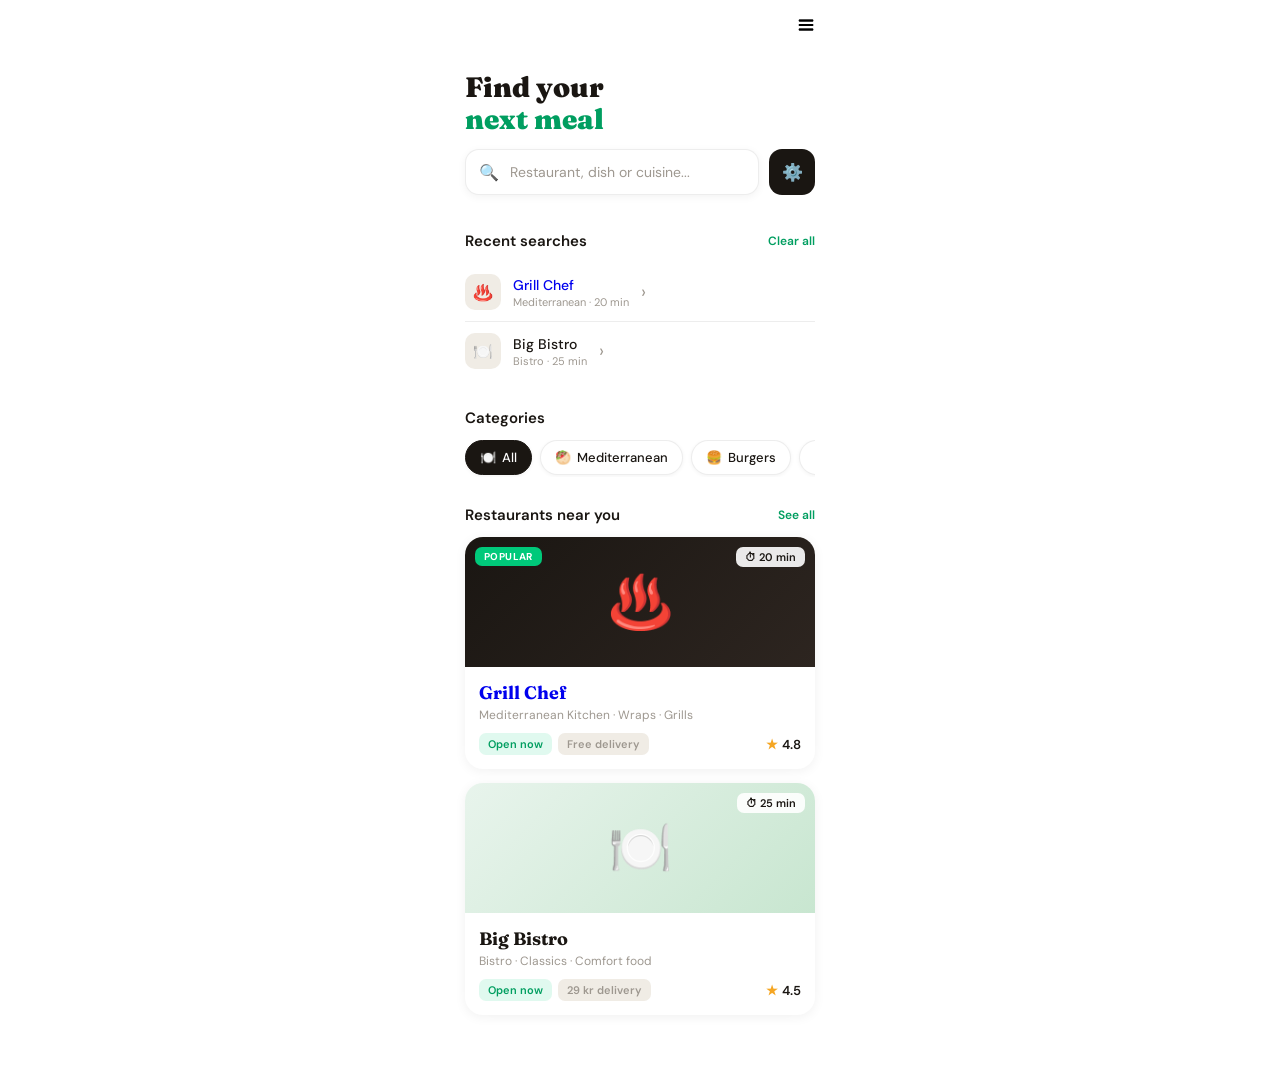
<file: frontend/stores.html>
<!DOCTYPE html>
<html lang="en">
<head>
  <meta charset="UTF-8">
  <meta name="viewport" content="width=device-width, initial-scale=1.0">
  <title>Search – Food Delivery</title>
  <link href="https://fonts.googleapis.com/css2?family=Fraunces:wght@700;900&family=DM+Sans:wght@300;400;500;600&display=swap" rel="stylesheet">
  <link rel="stylesheet" href="search.css">
</head>
<body>
<div class="app">

  <!-- Header -->
   <header>
            <nav>
                <ul>
                    <li class="align-right">
                        <img src="images/burger-bar.png" class="icon" alt="burger-icon">
                    </li>
                </ul>
            </nav>
    <div class="header">
        <div class="header-title">Find your<br><span>next meal</span></div>
        <div class="search-wrap">
        <div class="search-box">
            <span class="search-icon">🔍</span>
            <input class="search-input" type="text" placeholder="Restaurant, dish or cuisine...">
        </div>
        <div class="filter-btn">⚙️</div>
        </div>
    </div>
  </header>

  <div class="scroll-body">

    <!-- Recent searches -->
    <div class="section">
      <div class="section-header">
        <span class="section-title">Recent searches</span>
        <span class="see-all">Clear all</span>
      </div>
      <div class="recent-list">
        <div class="recent-item">
          <div class="recent-icon">♨️</div>
          <a href="index.html?store_id=1">
            <div class="recent-text">Grill Chef</div>
            <div class="recent-sub">Mediterranean · 20 min</div>
          </a>
          <span class="recent-arrow">›</span>
        </div>
        <div class="recent-item">
          <div class="recent-icon">🍽️</div>
          <div>
            <div class="recent-text">Big Bistro</div>
            <div class="recent-sub">Bistro · 25 min</div>
          </div>
          <span class="recent-arrow">›</span>
        </div>
      </div>
    </div>

    <!-- Categories -->
    <div class="section">
      <div class="section-header">
        <span class="section-title">Categories</span>
      </div>
      <div class="cat-scroll">
        <div class="cat-chip active"><span>🍽️</span> All</div>
        <div class="cat-chip"><span>🥙</span> Mediterranean</div>
        <div class="cat-chip"><span>🍔</span> Burgers</div>
        <div class="cat-chip"><span>🍕</span> Pizza</div>
        <div class="cat-chip"><span>🥗</span> Healthy</div>
        <div class="cat-chip"><span>🍣</span> Sushi</div>
      </div>
    </div>

    <!-- Restaurants -->
    <div class="section">
      <div class="section-header">
        <span class="section-title">Restaurants near you</span>
        <span class="see-all">See all</span>
      </div>
      <div class="restaurant-list">

        <a href="index.html?store_id=1" class="restaurant-card fade">
          <div class="restaurant-banner grill">
            <span>♨️</span>
            <div class="banner-badge">POPULAR</div>
            <div class="banner-time">⏱ 20 min</div>
          </div>
          <div class="restaurant-body">
            <div  class="restaurant-name">Grill Chef</div>
            <div class="restaurant-cuisine">Mediterranean Kitchen · Wraps · Grills</div>
            <div class="restaurant-footer">
              <div class="restaurant-tags">
                <span class="tag open">Open now</span>
                <span class="tag">Free delivery</span>
              </div>
              <div class="rating"><span class="star">★</span> 4.8</div>
            </div>
          </div>
        </a>

        <div class="restaurant-card fade">
          <div class="restaurant-banner bistro">
            <span>🍽️</span>
            <div class="banner-time">⏱ 25 min</div>
          </div>
          <div class="restaurant-body">
            <div class="restaurant-name">Big Bistro</div>
            <div class="restaurant-cuisine">Bistro · Classics · Comfort food</div>
            <div class="restaurant-footer">
              <div class="restaurant-tags">
                <span class="tag open">Open now</span>
                <span class="tag">29 kr delivery</span>
              </div>
              <div class="rating"><span class="star">★</span> 4.5</div>
            </div>
          </div>
        </div>

      </div>
    </div>

  </div>
</div>
<script type="module" src="stores_script.js"></script>
</body>
</html>
</file>
<file: frontend/search.css>
:root {
  /*--bg: #f7f4ef;*/
  --surface: #ffffff;
  --surface2: #f0ece5;
  --accent: #00c97a;
  --accent-dark: #009e60;
  --text: #1a1612;
  --muted: #9e9890;
  --border: rgba(0,0,0,0.07);
  --max: 390px;
}

* { box-sizing: border-box; margin: 0; padding: 0; }

body {
  /*background: var(--bg);*/
  color: var(--text);
  font-family: 'DM Sans', sans-serif;
  display: flex;
  justify-content: center;
  min-height: 100vh;
}

.app {
  width: 100%;
  max-width: var(--max);
  min-height: 100vh;
  background: var(--bg);
  display: flex;
  flex-direction: column;
}

/* ── Header ── */

nav {
    top: 0;
    left: 0;
    width: 100%;
    padding: 16px 20px 16px;
}

nav ul {
    display: flex;
    justify-content: flex-end;
    list-style: none;
    margin: 0;
    padding: 0;
}

.back-icon{
    display: none
}

.icon {
    width: 18px;
    height: 18px;
    cursor: pointer;
    filter: invert(1);
}

.header {
  padding: 16px 20px 16px;
  background: var(--bg);
  position: relative;
  top: 0;
  z-index: 10;
}

.header-title {
  font-family: 'Fraunces', serif;
  font-size: 28px;
  font-weight: 900;
  line-height: 1.15;
  margin-bottom: 14px;
  color: var(--text);
}

.header-title span { color: var(--accent-dark); }

.search-wrap {
  display: flex;
  align-items: center;
  gap: 10px;
}

.search-box {
  flex: 1;
  position: relative;
}

.search-input {
  width: 100%;
  background: var(--surface);
  border: 1.5px solid var(--border);
  border-radius: 14px;
  padding: 13px 16px 13px 44px;
  color: var(--text);
  font-family: 'DM Sans', sans-serif;
  font-size: 14px;
  outline: none;
  box-shadow: 0 2px 8px rgba(0,0,0,0.05);
  transition: border-color 0.2s, box-shadow 0.2s;
}

.search-input::placeholder { color: var(--muted); }
.search-input:focus {
  border-color: var(--accent);
  box-shadow: 0 2px 12px rgba(0,201,122,0.15);
}

.search-icon {
  position: absolute;
  left: 14px;
  top: 50%;
  transform: translateY(-50%);
  font-size: 16px;
  pointer-events: none;
}

.filter-btn {
  width: 46px;
  height: 46px;
  background: var(--text);
  border-radius: 13px;
  display: flex;
  align-items: center;
  justify-content: center;
  font-size: 17px;
  cursor: pointer;
  flex-shrink: 0;
  transition: opacity 0.15s;
}

.filter-btn:active { opacity: 0.75; }

/* ── Scroll body ── */
.scroll-body {
  flex: 1;
  overflow-y: auto;
  padding: 20px 20px 40px;
}

.section { margin-bottom: 28px; }

.section-header {
  display: flex;
  justify-content: space-between;
  align-items: center;
  margin-bottom: 12px;
}

.section-title { font-size: 15px; font-weight: 600; }

.see-all {
  font-size: 12px;
  color: var(--accent-dark);
  font-weight: 600;
  cursor: pointer;
}

/* ── Recent searches ── */
.recent-list { display: flex; flex-direction: column; }

.recent-item {
  display: flex;
  align-items: center;
  gap: 12px;
  padding: 11px 0;
  border-bottom: 1px solid var(--border);
  cursor: pointer;
}

.recent-item:last-child { border-bottom: none; }

.recent-icon {
  width: 36px;
  height: 36px;
  background: var(--surface2);
  border-radius: 10px;
  display: flex;
  align-items: center;
  justify-content: center;
  font-size: 16px;
  flex-shrink: 0;
}

.recent-text { flex: 1; font-size: 14px; font-weight: 500; }
.recent-sub { font-size: 11px; color: var(--muted); margin-top: 1px; }
.recent-arrow { color: var(--muted); font-size: 18px; }

/* ── Categories ── */
.cat-scroll {
  display: flex;
  gap: 8px;
  overflow-x: auto;
  scrollbar-width: none;
  padding-bottom: 2px;
}

.cat-scroll::-webkit-scrollbar { display: none; }

.cat-chip {
  flex-shrink: 0;
  display: flex;
  align-items: center;
  gap: 6px;
  background: var(--surface);
  border: 1.5px solid var(--border);
  border-radius: 30px;
  padding: 8px 14px;
  font-size: 13px;
  font-weight: 500;
  cursor: pointer;
  transition: all 0.18s;
  white-space: nowrap;
  box-shadow: 0 1px 4px rgba(0,0,0,0.05);
}

.cat-chip:active { transform: scale(0.96); }

.cat-chip.active {
  background: var(--text);
  color: #fff;
  border-color: var(--text);
}

/* ── Restaurant cards ── */
.restaurant-list {
  display: flex;
  flex-direction: column;
  gap: 14px;
}

.restaurant-card {
  background: var(--surface);
  border-radius: 18px;
  overflow: hidden;
  box-shadow: 0 2px 12px rgba(0,0,0,0.06);
  cursor: pointer;
  transition: transform 0.15s, box-shadow 0.15s;
}

.restaurant-card:active {
  transform: scale(0.98);
  box-shadow: 0 1px 6px rgba(0,0,0,0.08);
}

.restaurant-banner {
  width: 100%;
  height: 130px;
  background: var(--surface2);
  display: flex;
  align-items: center;
  justify-content: center;
  font-size: 52px;
  position: relative;
}

.restaurant-banner.grill {
  background: linear-gradient(135deg, #1a1612 0%, #2d2520 100%);
}

.restaurant-banner.bistro {
  background: linear-gradient(135deg, #e8f4ec 0%, #c8e6d0 100%);
}

.banner-badge {
  position: absolute;
  top: 10px;
  left: 10px;
  background: var(--accent);
  color: #fff;
  font-size: 10px;
  font-weight: 700;
  padding: 3px 9px;
  border-radius: 7px;
  letter-spacing: 0.4px;
}

.banner-time {
  position: absolute;
  top: 10px;
  right: 10px;
  background: rgba(255,255,255,0.9);
  color: var(--text);
  font-size: 11px;
  font-weight: 600;
  padding: 3px 9px;
  border-radius: 7px;
  display: flex;
  align-items: center;
  gap: 3px;
}

.restaurant-body { padding: 14px; }

.restaurant-name {
  font-family: 'Fraunces', serif;
  font-size: 18px;
  font-weight: 700;
  margin-bottom: 3px;
}

.restaurant-cuisine {
  font-size: 12px;
  color: var(--muted);
  margin-bottom: 10px;
}

.restaurant-footer {
  display: flex;
  align-items: center;
  justify-content: space-between;
}

.restaurant-tags { display: flex; gap: 6px; }

.tag {
  font-size: 11px;
  font-weight: 600;
  padding: 4px 9px;
  border-radius: 7px;
  background: var(--surface2);
  color: var(--muted);
}

.tag.open {
  background: rgba(0,201,122,0.12);
  color: var(--accent-dark);
}

.rating {
  display: flex;
  align-items: center;
  gap: 4px;
  font-size: 13px;
  font-weight: 600;
  color: var(--text);
}

a {
    text-decoration: none;
}

.rating .star { color: #f5a623; }

/* ── Animations ── */
@keyframes fadeUp {
  from { opacity: 0; transform: translateY(14px); }
  to   { opacity: 1; transform: translateY(0); }
}

.fade { animation: fadeUp 0.35s ease both; }
.fade:nth-child(1) { animation-delay: 0.05s; }
.fade:nth-child(2) { animation-delay: 0.12s; }
</file>
